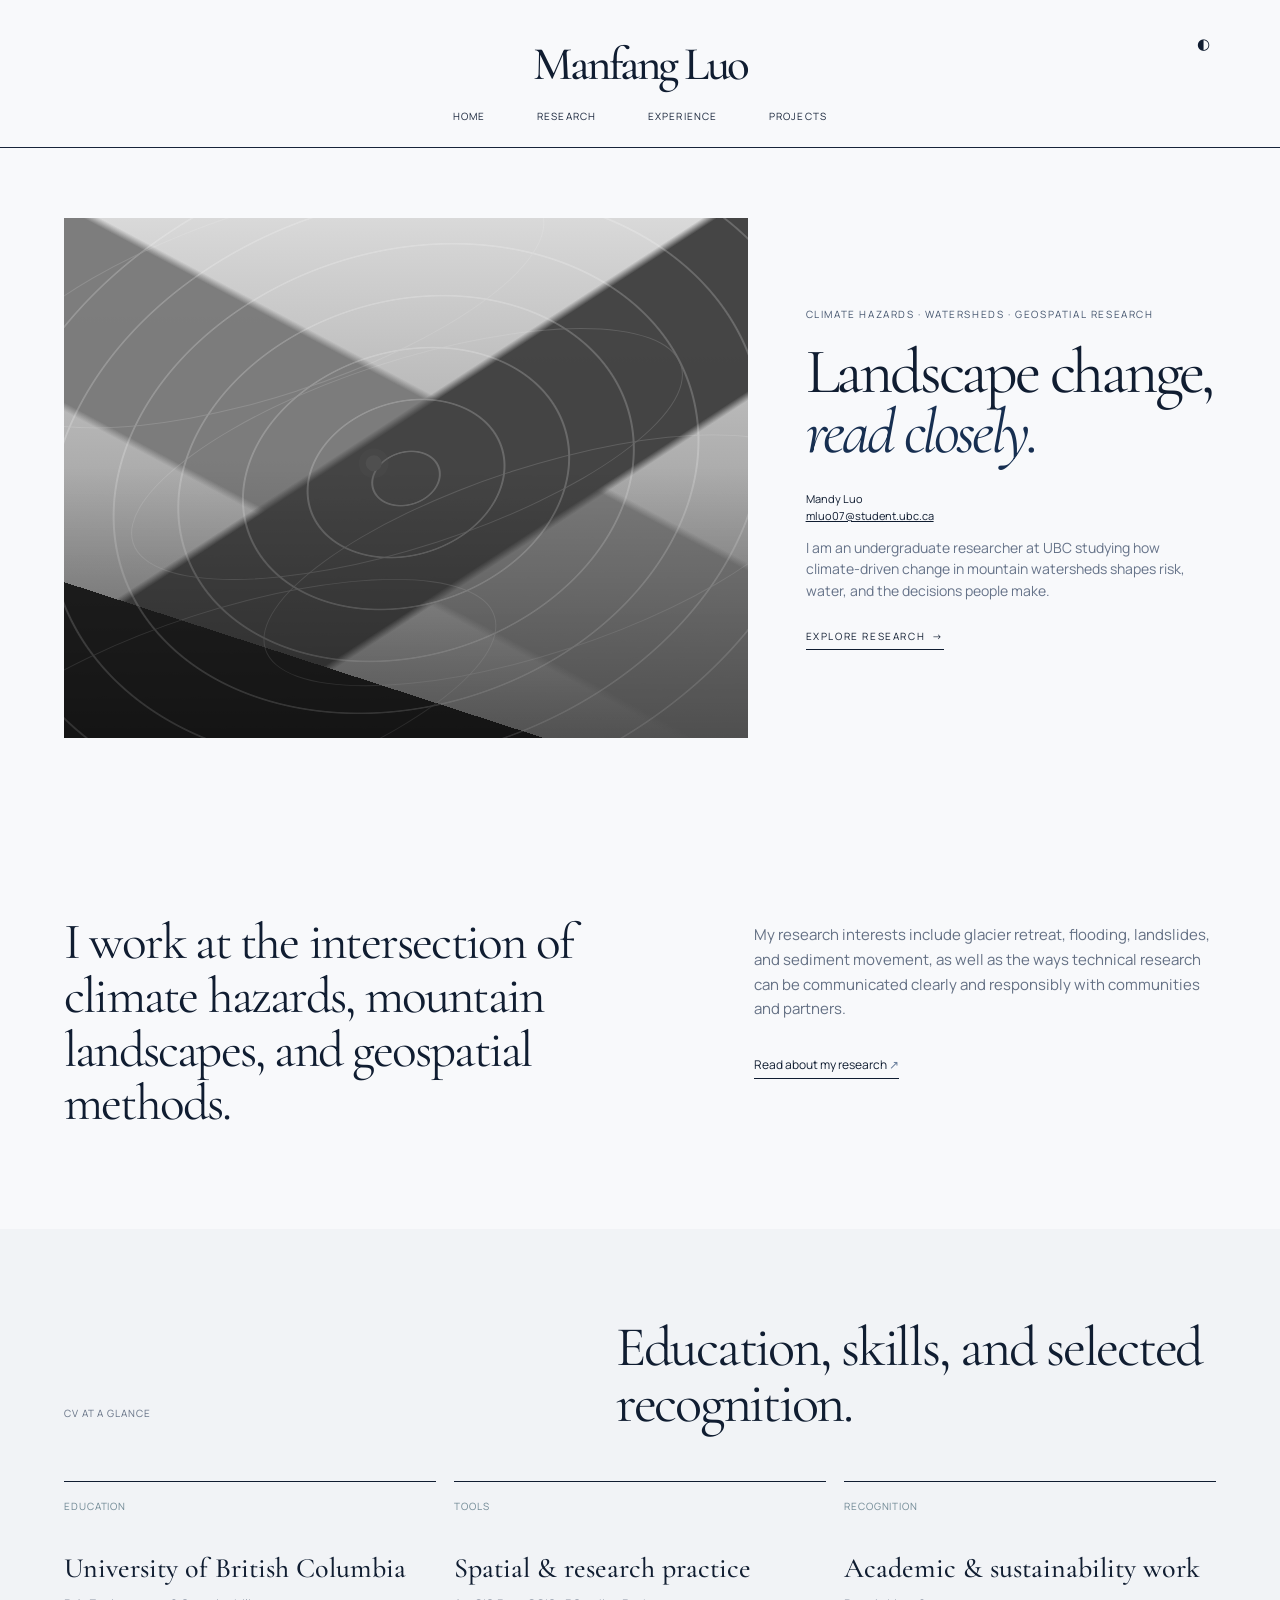
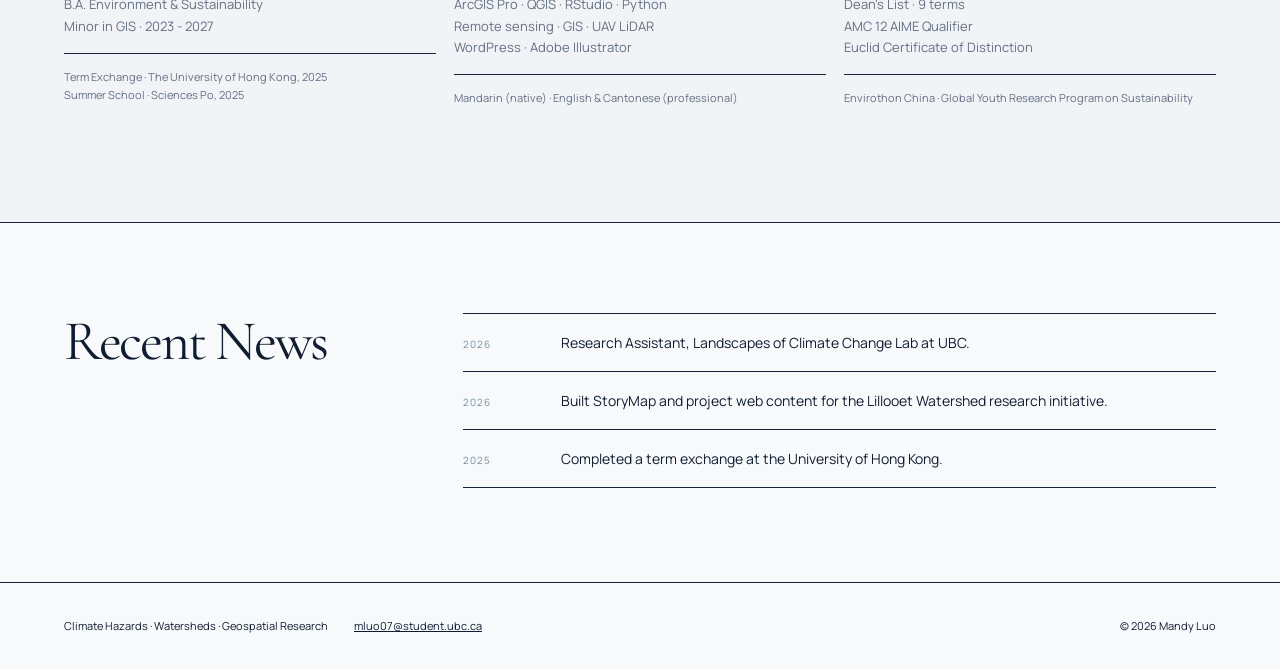
<file: index.html>
<!doctype html><html lang="en"><head><meta charset="utf-8"><meta name="viewport" content="width=device-width,initial-scale=1"><meta name="description" content="Mandy Luo - climate hazards, watersheds, and geospatial research."><title>Mandy Luo | Home</title><link rel="preconnect" href="https://fonts.googleapis.com"><link rel="preconnect" href="https://fonts.gstatic.com" crossorigin><link href="https://fonts.googleapis.com/css2?family=Cormorant+Garamond:ital,wght@0,400;0,500;1,400;1,500&family=Manrope:wght@400;500;600;700&display=swap" rel="stylesheet"><link rel="stylesheet" href="styles.css?v=202610011657"><link rel="stylesheet" href="minimal.css?v=202610011657"></head>
<body><header class="site-header"><a class="brand" href="index.html">Mandy Luo</a><nav><a class="active" href="index.html">Home</a><a href="research.html">Research</a><a href="experience.html">Experience</a><a href="projects.html">Projects</a></nav><button class="theme-toggle" type="button" aria-label="Switch colour theme">◐</button></header>
<main><section class="hero"><div><p class="kicker">CLIMATE HAZARDS · WATERSHEDS · GEOSPATIAL RESEARCH</p><h1>Landscape change, <em>read closely.</em></h1><div class="intro"><p class="meta">Mandy Luo<br><a href="mailto:mluo07@student.ubc.ca">mluo07@student.ubc.ca</a></p><p>I am an undergraduate researcher at UBC studying how climate-driven change in mountain watersheds shapes risk, water, and the decisions people make.</p></div><a class="hero-link" href="research.html">EXPLORE RESEARCH&nbsp; →</a></div><aside class="portrait" aria-label="A monochrome mountain landscape placeholder"><div class="contours"><i></i><i></i><i></i><i></i><b></b></div></aside></section>
<section class="home-research"><p class="lead">I work at the intersection of climate hazards, mountain landscapes, and geospatial methods.</p><div><p>My research interests include glacier retreat, flooding, landslides, and sediment movement, as well as the ways technical research can be communicated clearly and responsibly with communities and partners.</p><a class="inline-link" href="research.html">Read about my research <span>↗</span></a></div></section>
<section class="cv"><div class="section-title"><p>CV AT A GLANCE</p><h2>Education, skills, and selected recognition.</h2></div><div class="cv-grid"><article><p class="label">EDUCATION</p><h3>University of British Columbia</h3><p>B.A. Environment &amp; Sustainability<br>Minor in GIS · 2023 - 2027</p><p class="sub">Term Exchange · The University of Hong Kong, 2025<br>Summer School · Sciences Po, 2025</p></article><article><p class="label">TOOLS</p><h3>Spatial &amp; research practice</h3><p>ArcGIS Pro · QGIS · RStudio · Python<br>Remote sensing · GIS · UAV LiDAR<br>WordPress · Adobe Illustrator</p><p class="sub">Mandarin (native) · English &amp; Cantonese (professional)</p></article><article><p class="label">RECOGNITION</p><h3>Academic &amp; sustainability work</h3><p>Dean's List · 9 terms<br>AMC 12 AIME Qualifier<br>Euclid Certificate of Distinction</p><p class="sub">Envirothon China · Global Youth Research Program on Sustainability</p></article></div></section>
<section class="home-news"><h2>Recent News</h2><div><p><time>2026</time> Research Assistant, Landscapes of Climate Change Lab at UBC.</p><p><time>2026</time> Built StoryMap and project web content for the Lillooet Watershed research initiative.</p><p><time>2025</time> Completed a term exchange at the University of Hong Kong.</p></div></section></main>
<footer><p>Climate Hazards · Watersheds · Geospatial Research</p><a href="mailto:mluo07@student.ubc.ca">mluo07@student.ubc.ca</a><span>© 2026 Mandy Luo</span></footer><script src="script.js?v=202610011657"></script></body></html>
</file>
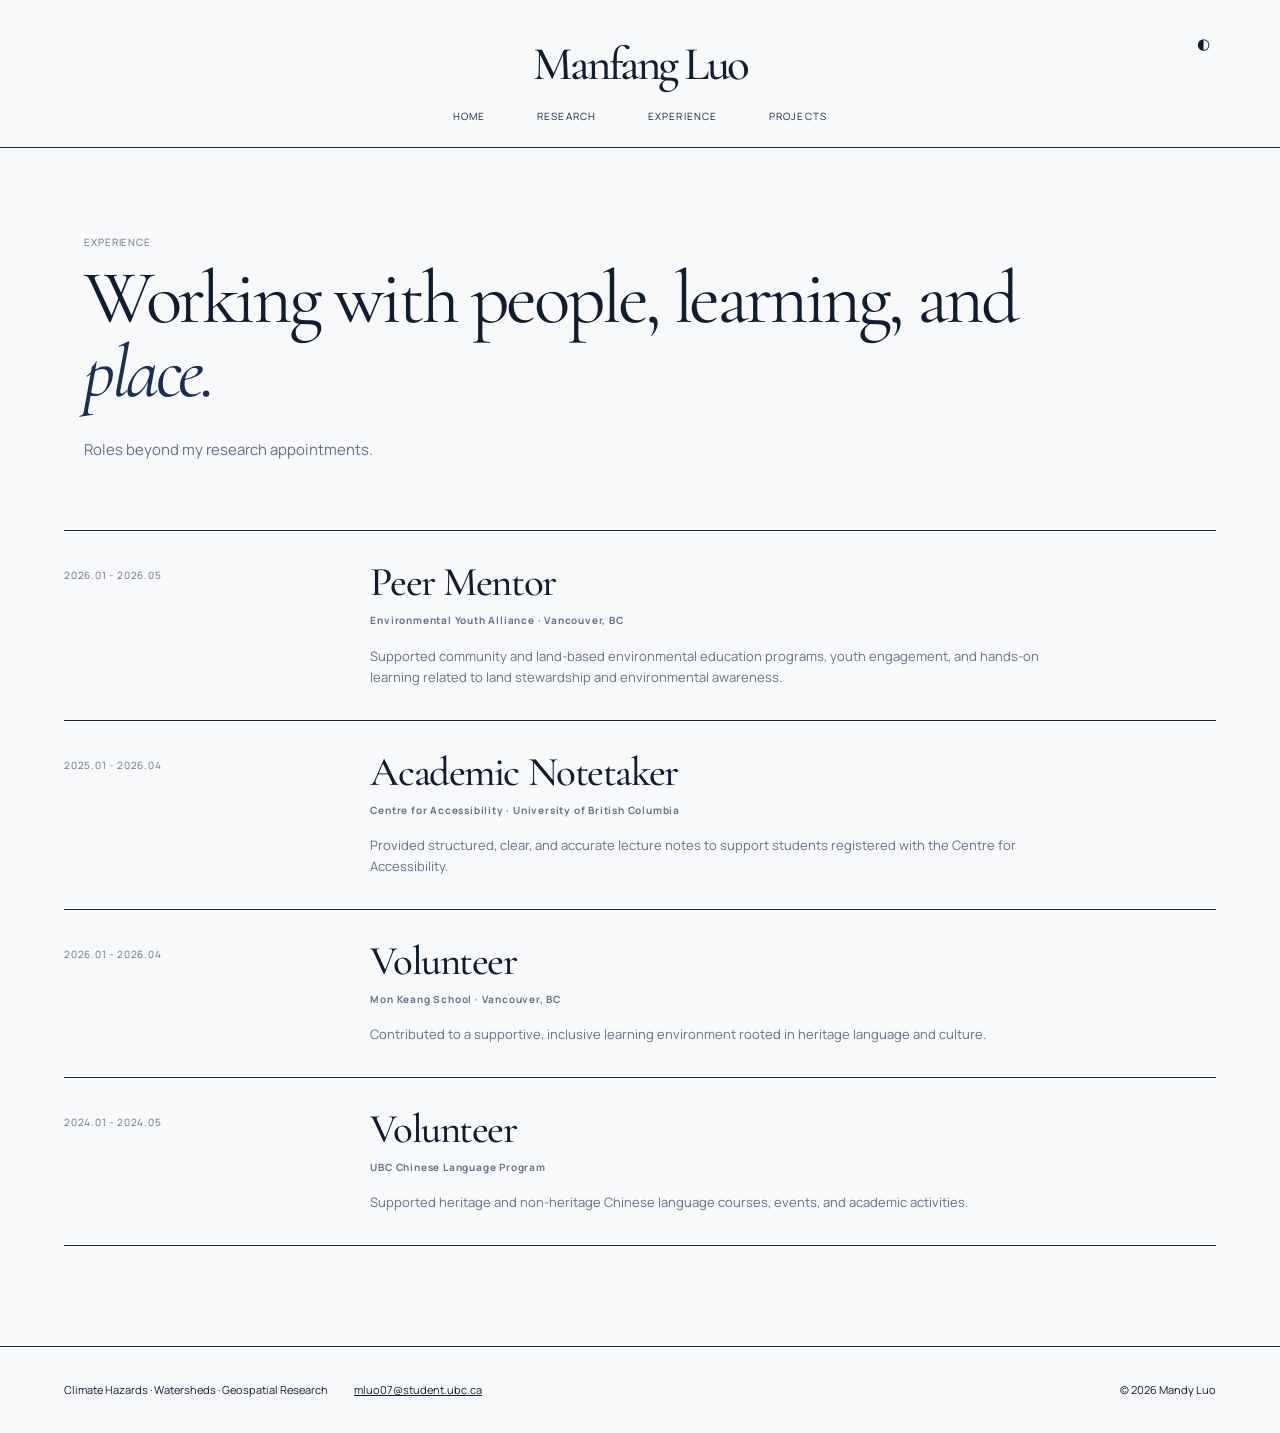
<file: experience.html>
<!doctype html><html lang="en"><head><meta charset="utf-8"><meta name="viewport" content="width=device-width,initial-scale=1"><meta name="description" content="Experience of Mandy Luo."><title>Mandy Luo | Experience</title><link rel="preconnect" href="https://fonts.googleapis.com"><link rel="preconnect" href="https://fonts.gstatic.com" crossorigin><link href="https://fonts.googleapis.com/css2?family=Cormorant+Garamond:ital,wght@0,400;0,500;1,400;1,500&family=Manrope:wght@400;500;600;700&display=swap" rel="stylesheet"><link rel="stylesheet" href="styles.css"></head>
<body><header class="site-header"><a class="brand" href="index.html">Mandy Luo</a><nav><a href="index.html">Home</a><a href="research.html">Research</a><a class="active" href="experience.html">Experience</a><a href="projects.html">Projects</a></nav><button class="theme-toggle" type="button" aria-label="Switch colour theme">◐</button></header>
<main><section class="page-head compact"><p class="kicker">EXPERIENCE</p><h1>Working with people, learning, and <em>place.</em></h1><p>Roles beyond my research appointments.</p></section><section class="resume-list"><article><p>2026.01 - 2026.05</p><div><h2>Peer Mentor</h2><h3>Environmental Youth Alliance · Vancouver, BC</h3><p>Supported community and land-based environmental education programs, youth engagement, and hands-on learning related to land stewardship and environmental awareness.</p></div></article><article><p>2025.01 - 2026.04</p><div><h2>Academic Notetaker</h2><h3>Centre for Accessibility · University of British Columbia</h3><p>Provided structured, clear, and accurate lecture notes to support students registered with the Centre for Accessibility.</p></div></article><article><p>2026.01 - 2026.04</p><div><h2>Volunteer</h2><h3>Mon Keang School · Vancouver, BC</h3><p>Contributed to a supportive, inclusive learning environment rooted in heritage language and culture.</p></div></article><article><p>2024.01 - 2024.05</p><div><h2>Volunteer</h2><h3>UBC Chinese Language Program</h3><p>Supported heritage and non-heritage Chinese language courses, events, and academic activities.</p></div></article></section></main><footer><p>Climate Hazards · Watersheds · Geospatial Research</p><a href="mailto:mluo07@student.ubc.ca">mluo07@student.ubc.ca</a><span>© 2026 Mandy Luo</span></footer><script src="script.js"></script></body></html>
</file>
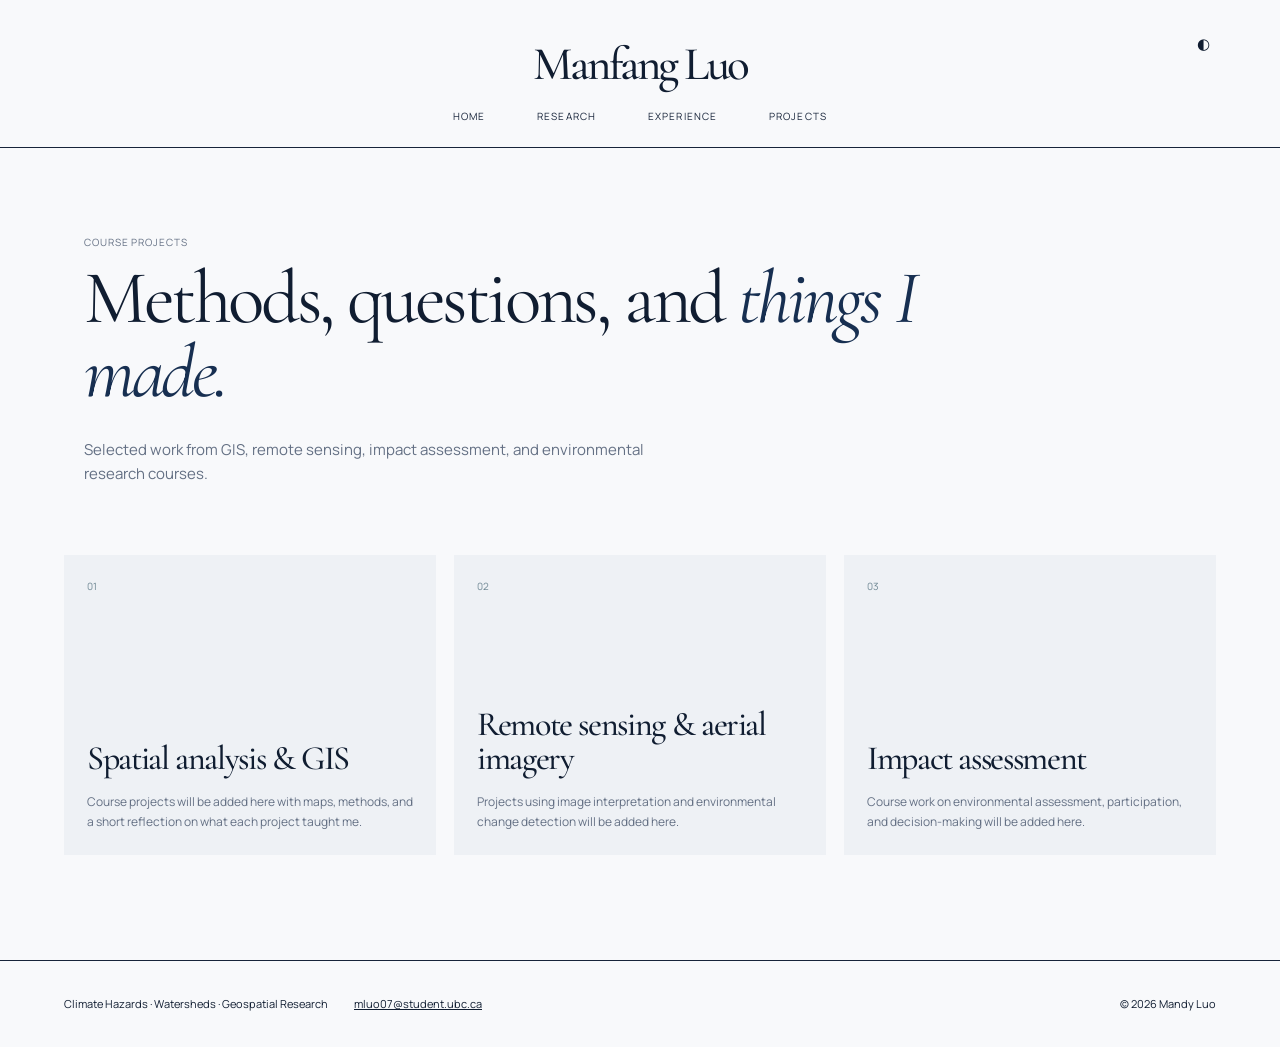
<file: projects.html>
<!doctype html><html lang="en"><head><meta charset="utf-8"><meta name="viewport" content="width=device-width,initial-scale=1"><meta name="description" content="Course projects by Mandy Luo."><title>Mandy Luo | Projects</title><link rel="preconnect" href="https://fonts.googleapis.com"><link rel="preconnect" href="https://fonts.gstatic.com" crossorigin><link href="https://fonts.googleapis.com/css2?family=Cormorant+Garamond:ital,wght@0,400;0,500;1,400;1,500&family=Manrope:wght@400;500;600;700&display=swap" rel="stylesheet"><link rel="stylesheet" href="styles.css"></head>
<body><header class="site-header"><a class="brand" href="index.html">Mandy Luo</a><nav><a href="index.html">Home</a><a href="research.html">Research</a><a href="experience.html">Experience</a><a class="active" href="projects.html">Projects</a></nav><button class="theme-toggle" type="button" aria-label="Switch colour theme">◐</button></header>
<main><section class="page-head compact"><p class="kicker">COURSE PROJECTS</p><h1>Methods, questions, and <em>things I made.</em></h1><p>Selected work from GIS, remote sensing, impact assessment, and environmental research courses.</p></section><section class="project-placeholder"><div><span>01</span><h2>Spatial analysis &amp; GIS</h2><p>Course projects will be added here with maps, methods, and a short reflection on what each project taught me.</p></div><div><span>02</span><h2>Remote sensing &amp; aerial imagery</h2><p>Projects using image interpretation and environmental change detection will be added here.</p></div><div><span>03</span><h2>Impact assessment</h2><p>Course work on environmental assessment, participation, and decision-making will be added here.</p></div></section></main><footer><p>Climate Hazards · Watersheds · Geospatial Research</p><a href="mailto:mluo07@student.ubc.ca">mluo07@student.ubc.ca</a><span>© 2026 Mandy Luo</span></footer><script src="script.js"></script></body></html>
</file>
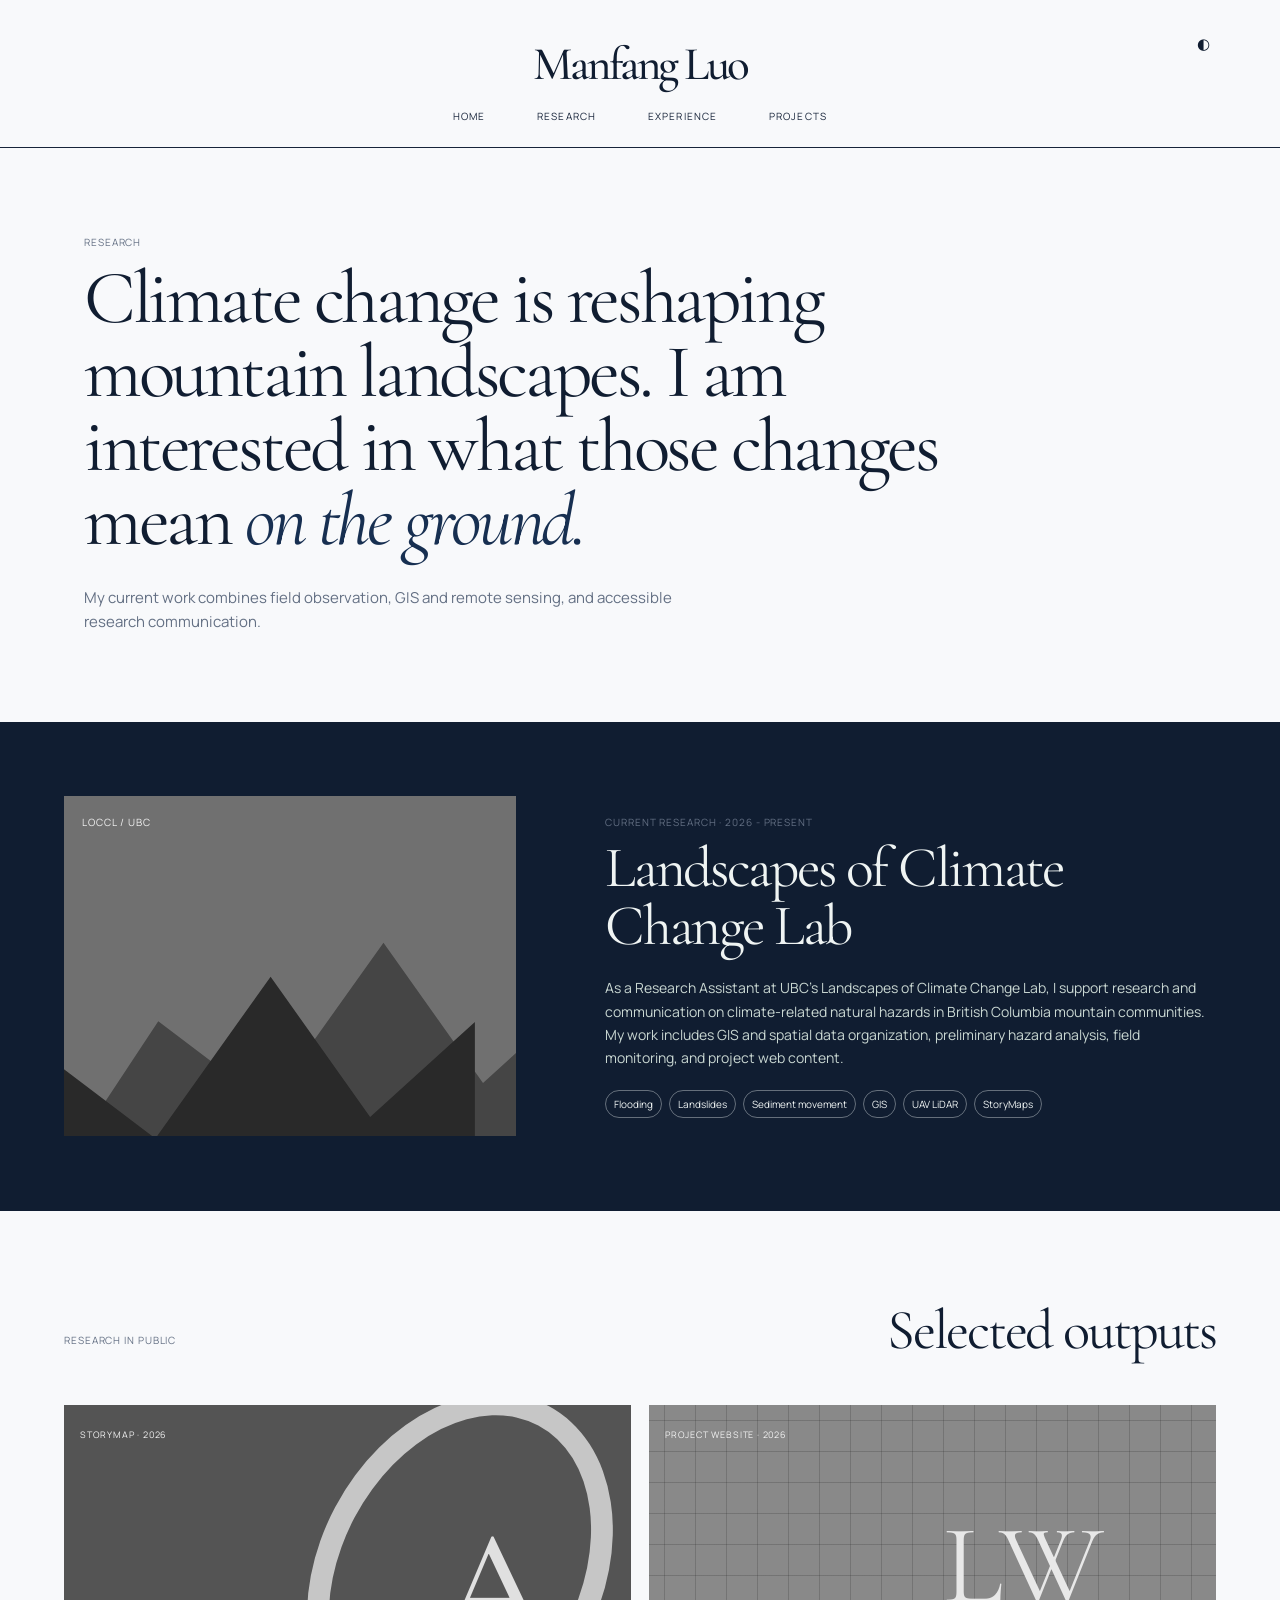
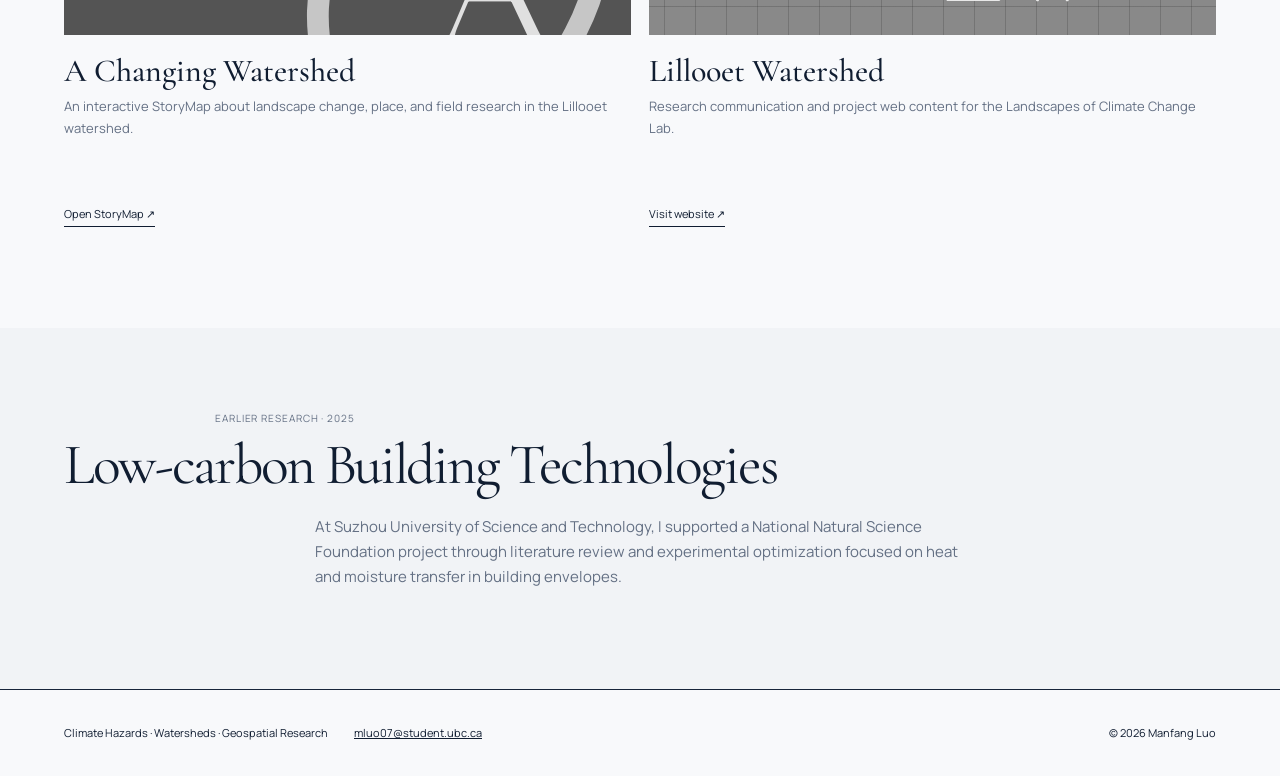
<file: research.html>
<!doctype html><html lang="en"><head><meta charset="utf-8"><meta name="viewport" content="width=device-width,initial-scale=1"><meta name="description" content="Research by Manfang Luo."><title>Manfang Luo | Research</title><link rel="preconnect" href="https://fonts.googleapis.com"><link rel="preconnect" href="https://fonts.gstatic.com" crossorigin><link href="https://fonts.googleapis.com/css2?family=Cormorant+Garamond:ital,wght@0,400;0,500;1,400;1,500&family=Manrope:wght@400;500;600;700&display=swap" rel="stylesheet"><link rel="stylesheet" href="styles.css"></head>
<body><header class="site-header"><a class="brand" href="index.html">Manfang Luo</a><nav><a href="index.html">Home</a><a class="active" href="research.html">Research</a><a href="experience.html">Experience</a><a href="projects.html">Projects</a></nav><button class="theme-toggle" type="button" aria-label="Switch colour theme">◐</button></header>
<main><section class="page-head"><p class="kicker">RESEARCH</p><h1>Climate change is reshaping mountain landscapes. I am interested in what those changes mean <em>on the ground.</em></h1><p>My current work combines field observation, GIS and remote sensing, and accessible research communication.</p></section>
<section class="feature"><div class="feature-art"><span>LOCCL / UBC</span><i></i><b></b></div><div><p class="label">CURRENT RESEARCH · 2026 - PRESENT</p><h2>Landscapes of Climate Change Lab</h2><p>As a Research Assistant at UBC's Landscapes of Climate Change Lab, I support research and communication on climate-related natural hazards in British Columbia mountain communities. My work includes GIS and spatial data organization, preliminary hazard analysis, field monitoring, and project web content.</p><div class="chips"><span>Flooding</span><span>Landslides</span><span>Sediment movement</span><span>GIS</span><span>UAV LiDAR</span><span>StoryMaps</span></div></div></section>
<section class="outputs"><div class="section-title"><p>RESEARCH IN PUBLIC</p><h2>Selected outputs</h2></div><div class="output-grid"><a href="https://storymaps.arcgis.com/stories/a3a63bba91ee41069c62335db6baa2e3" target="_blank" rel="noreferrer"><div class="output-img map"><span>STORYMAP · 2026</span><b>A</b></div><h3>A Changing Watershed</h3><p>An interactive StoryMap about landscape change, place, and field research in the Lillooet watershed.</p><em>Open StoryMap ↗</em></a><a href="https://blogs.ubc.ca/lillooetwatershed/" target="_blank" rel="noreferrer"><div class="output-img web"><span>PROJECT WEBSITE · 2026</span><b>LW</b></div><h3>Lillooet Watershed</h3><p>Research communication and project web content for the Landscapes of Climate Change Lab.</p><em>Visit website ↗</em></a></div></section>
<section class="earlier"><p class="label">EARLIER RESEARCH · 2025</p><h2>Low-carbon Building Technologies</h2><p>At Suzhou University of Science and Technology, I supported a National Natural Science Foundation project through literature review and experimental optimization focused on heat and moisture transfer in building envelopes.</p></section></main><footer><p>Climate Hazards · Watersheds · Geospatial Research</p><a href="mailto:mluo07@student.ubc.ca">mluo07@student.ubc.ca</a><span>© 2026 Manfang Luo</span></footer><script src="script.js"></script></body></html>
</file>
<file: styles.css>
:root{--bg:#f3f5f9;--ink:#17243a;--muted:#596a7d;--line:#d8e0e9;--navy:#12253a;--green:#496f61;--pale:#e8edf2;--cream:#e7ebdc;--orange:#d47b58}*{box-sizing:border-box}html{scroll-behavior:smooth}body{margin:0;background:var(--bg);color:var(--ink);font:15px/1.65 Manrope,Arial,sans-serif}.site-header{height:73px;border-bottom:1px solid var(--line);padding:0 clamp(22px,5vw,78px);display:flex;align-items:center;position:sticky;top:0;z-index:5;background:color-mix(in srgb,var(--bg) 95%,transparent);backdrop-filter:blur(9px)}.brand{font:500 26px/1 "Cormorant Garamond",Georgia,serif;text-decoration:none;color:var(--ink)}nav{margin-left:auto;display:flex;gap:28px}nav a{color:var(--muted);text-decoration:none;font-size:12px}nav a.active,nav a:hover{color:var(--ink)}.theme-toggle{margin-left:26px;border:0;background:transparent;font-size:18px;color:var(--ink);cursor:pointer}main>section,footer{max-width:1420px;margin:auto;padding-left:clamp(22px,5vw,78px);padding-right:clamp(22px,5vw,78px)}h1,h2,h3,p{margin-top:0}.kicker,.label{font-size:10px;letter-spacing:.09em;color:var(--muted)}.hero{display:grid;grid-template-columns:1.17fr .67fr;gap:8vw;min-height:617px;align-items:center;padding-top:78px;padding-bottom:91px}.hero h1,.page-head h1{font:400 clamp(50px,5.9vw,83px)/.98 "Cormorant Garamond",Georgia,serif;letter-spacing:-.045em;margin:0}.hero h1 em,.page-head h1 em{font-style:italic;color:var(--green)}.intro{display:grid;grid-template-columns:180px 1fr;gap:25px;max-width:770px;margin-top:35px}.intro p{margin:0;color:var(--muted)}.intro .meta{font-size:11px;line-height:1.55;color:var(--ink)}.meta a,footer a{color:var(--ink)}.portrait{height:438px;position:relative;overflow:hidden;padding:21px;color:#edf3ee;background:#aac0b2;display:flex;flex-direction:column}.portrait>span,.portrait small{font-size:9px;letter-spacing:.1em;position:relative;z-index:2}.portrait strong{font:400 62px/.82 "Cormorant Garamond",Georgia,serif;letter-spacing:-.05em;z-index:2;margin:auto}.portrait small{text-align:right}.contours{position:absolute;inset:-12%;transform:rotate(-18deg);background:repeating-radial-gradient(ellipse at 50% 50%,transparent 0 30px,rgba(19,61,49,.45) 31px 32px,transparent 33px 60px)}.contours i{position:absolute;width:68%;height:29%;left:17%;top:32%;border:1px solid rgba(244,247,241,.75);border-radius:50%}.contours i:nth-child(2){left:-13%;top:60%}.contours i:nth-child(3){left:28%;top:54%}.contours i:nth-child(4){left:7%;top:3%}.contours b{position:absolute;width:16px;height:16px;border-radius:50%;background:var(--orange);left:46%;top:45%;box-shadow:0 0 0 7px rgba(212,123,88,.2)}.home-research{border-top:1px solid var(--line);padding-top:94px;padding-bottom:94px;display:grid;grid-template-columns:1.12fr .88fr;gap:8vw}.lead{font:400 clamp(37px,4.2vw,59px)/1.05 "Cormorant Garamond",Georgia,serif;letter-spacing:-.035em;margin:0}.home-research>div{padding-top:7px;color:var(--muted)}.inline-link{display:inline-block;margin-top:18px;color:var(--ink);text-decoration:none;border-bottom:1px solid var(--ink);font-size:12px;padding-bottom:3px}.inline-link span{color:var(--orange)}.cv{max-width:none!important;padding-top:90px!important;padding-bottom:98px!important;background:var(--pale)}.section-title,.cv-grid,.output-grid{max-width:1264px;margin-left:auto;margin-right:auto}.section-title{display:flex;justify-content:space-between;gap:30px;align-items:end}.section-title>p{font-size:10px;letter-spacing:.09em;color:var(--muted)}.section-title h2{font:400 clamp(39px,4.4vw,61px)/1 "Cormorant Garamond",Georgia,serif;letter-spacing:-.04em;margin:0;max-width:600px}.cv-grid{display:grid;grid-template-columns:repeat(3,1fr);gap:18px;margin-top:49px}.cv-grid article{border-top:1px solid var(--ink);padding-top:16px}.cv-grid .label{color:#6e8793}.cv-grid h3{font:500 28px/1 "Cormorant Garamond",Georgia,serif;margin:40px 0 12px}.cv-grid article>p:not(.label){font-size:13px;color:var(--muted);margin-bottom:16px}.cv-grid .sub{font-size:11px!important;border-top:1px solid var(--line);padding-top:14px}.home-news{display:grid;grid-template-columns:28% 1fr;gap:6vw;padding-top:90px;padding-bottom:94px}.home-news h2{font:400 clamp(39px,4.4vw,61px)/1 "Cormorant Garamond",Georgia,serif;letter-spacing:-.04em;margin:0}.home-news>div{border-top:1px solid var(--line)}.home-news p{margin:0;padding:17px 0;border-bottom:1px solid var(--line);font-size:14px}.home-news time{display:inline-block;width:95px;font-size:10px;letter-spacing:.08em;color:#7290a1}.page-head{padding-top:91px;padding-bottom:87px;max-width:1240px!important}.page-head h1{max-width:950px}.page-head>p:last-child{max-width:610px;color:var(--muted);margin:29px 0 0}.page-head.compact{padding-bottom:68px}.feature{max-width:none!important;background:var(--navy);color:#eff4f3;padding-top:74px!important;padding-bottom:75px!important;display:grid;grid-template-columns:.85fr 1.15fr;gap:7vw;align-items:center}.feature-art{height:340px;position:relative;overflow:hidden;background:#557965}.feature-art span{position:absolute;top:18px;left:18px;font-size:10px;letter-spacing:.09em;z-index:1}.feature-art i,.feature-art b{position:absolute;bottom:-28px;width:116%;height:70%;background:#244f42;clip-path:polygon(0 100%,18% 40%,39% 75%,61% 7%,80% 66%,100% 26%,100% 100%)}.feature-art b{bottom:-62px;left:-25%;background:#132f2a}.feature h2,.earlier h2{font:400 clamp(40px,4.5vw,63px)/1 "Cormorant Garamond",Georgia,serif;letter-spacing:-.04em;margin:10px 0 21px}.feature>div>p:not(.label){max-width:650px;color:#c9d7d2;font-size:14px}.chips{display:flex;flex-wrap:wrap;gap:7px;margin-top:21px}.chips span{font-size:10px;border:1px solid rgba(239,244,243,.38);padding:5px 8px;border-radius:30px}.outputs{padding-top:91px;padding-bottom:101px}.output-grid{display:grid;grid-template-columns:repeat(2,1fr);gap:18px;margin-top:47px}.output-grid a{color:var(--ink);text-decoration:none;display:flex;flex-direction:column;min-height:422px}.output-img{height:230px;padding:16px;position:relative;overflow:hidden;background:#335e51}.output-img span{font-size:9px;letter-spacing:.09em;color:#eff4ef;position:relative;z-index:1}.output-img b{position:absolute;font:400 180px/.8 "Cormorant Garamond",Georgia,serif;color:#dce5be;right:13%;bottom:-31px}.map:after{content:"";position:absolute;width:42%;height:145%;left:45%;bottom:-55%;border:22px solid #b7cea6;border-radius:50%;transform:rotate(28deg)}.web{background:#c67b5a}.web:after{content:"";position:absolute;inset:0;background:linear-gradient(90deg,transparent 49%,rgba(18,37,58,.2) 50%,transparent 51%),linear-gradient(transparent 49%,rgba(18,37,58,.2) 50%,transparent 51%);background-size:31px 31px}.web b{font-size:112px;right:20%;bottom:25px;color:#f1e8cf;z-index:1}.output-grid h3{font:500 32px/1 "Cormorant Garamond",Georgia,serif;margin:20px 0 9px}.output-grid p{font-size:13px;color:var(--muted);margin:0}.output-grid em{margin-top:auto;align-self:flex-start;border-bottom:1px solid var(--ink);padding-bottom:3px;font-style:normal;font-size:11px}.earlier{max-width:none!important;background:var(--cream);padding-top:82px!important;padding-bottom:84px!important}.earlier>*{max-width:850px;margin-left:auto;margin-right:auto}.earlier>p:last-child{color:var(--muted);max-width:650px;margin-top:0}.resume-list{padding-bottom:100px}.resume-list article{display:grid;grid-template-columns:24% 1fr;gap:30px;padding:31px 0;border-top:1px solid var(--line)}.resume-list article:last-child{border-bottom:1px solid var(--line)}.resume-list article>p,.resume-list h3{margin:5px 0 0;font-size:10px;color:var(--muted);letter-spacing:.08em}.resume-list h2{font:500 clamp(30px,3.2vw,45px)/1 "Cormorant Garamond",Georgia,serif;letter-spacing:-.035em;margin:0 0 9px}.resume-list div>p{max-width:680px;font-size:13px;color:var(--muted);margin:17px 0 0}.project-placeholder{padding-bottom:105px;display:grid;grid-template-columns:repeat(3,1fr);gap:18px}.project-placeholder div{min-height:300px;background:var(--pale);padding:23px;display:flex;flex-direction:column}.project-placeholder span{font-size:10px;color:#6e8793}.project-placeholder h2{font:500 34px/1 "Cormorant Garamond",Georgia,serif;letter-spacing:-.04em;margin:auto 0 16px}.project-placeholder p{font-size:12px;color:var(--muted);margin:0}footer{border-top:1px solid var(--line);padding-top:34px!important;padding-bottom:34px!important;display:flex;gap:26px;font-size:11px;color:var(--muted)}footer p{margin:0}footer span{margin-left:auto}@media(max-width:800px){.site-header{height:64px}.brand{font-size:23px}nav{display:none}.theme-toggle{margin-left:auto}.hero{grid-template-columns:1fr;gap:46px;min-height:auto;padding-top:58px;padding-bottom:65px}.hero h1,.page-head h1{font-size:clamp(47px,13vw,70px)}.intro,.home-research,.home-news{grid-template-columns:1fr;gap:23px}.portrait{height:355px;max-width:510px}.home-research,.home-news{padding-top:66px;padding-bottom:66px}.cv,.outputs{padding-top:65px!important;padding-bottom:70px!important}.cv-grid,.project-placeholder{grid-template-columns:1fr;gap:34px}.cv-grid h3{margin-top:25px}.section-title{display:block}.section-title h2{margin-top:19px}.feature{grid-template-columns:1fr;padding-top:65px!important;padding-bottom:65px!important}.feature-art{height:260px}.output-grid{grid-template-columns:1fr}.page-head{padding-top:66px!important}.resume-list{padding-bottom:70px}.resume-list article{grid-template-columns:1fr;gap:11px}.project-placeholder{padding-bottom:70px}.home-news h2{margin-bottom:0}footer{flex-direction:column;gap:9px}footer span{margin-left:0}}body.dark{--bg:#101c2c;--ink:#ebf0f3;--muted:#b8c5ce;--line:#32475c;--pale:#182b40;--cream:#263a43}body.dark .site-header{background:color-mix(in srgb,var(--bg) 95%,transparent)}body.dark .cv,body.dark .home-news,body.dark .page-head,body.dark .outputs,body.dark .resume-list,body.dark .project-placeholder{background:var(--bg)}body.dark .home-research{background:var(--bg)}body.dark .cv-grid .sub{border-color:var(--line)}body.dark .project-placeholder div{background:#1b3046}body.dark .output-grid a{color:#ebf0f3}body.dark footer a,body.dark .meta a,body.dark .inline-link{color:#ebf0f3;border-color:#ebf0f3}
</file>
<file: minimal.css>
:root{--bg:#f8f9fb;--ink:#101d31;--muted:#647084;--line:#17243a;--pale:#eef1f5;--cream:#f1f3f6;--green:#101d31;--navy:#101d31;--orange:#697e9c}.site-header{height:148px;padding:0 5vw;display:grid;grid-template-columns:1fr;grid-template-rows:84px 64px;justify-items:center;background:rgba(248,249,251,.97);border-bottom:1px solid #17243a}.brand{grid-row:1;font:500 47px/.8 "Cormorant Garamond",Georgia,serif;letter-spacing:-.06em;align-self:end}.site-header nav{grid-row:2;margin:0;gap:clamp(18px,4vw,52px);align-self:center}.site-header nav a{font-size:10px;letter-spacing:.12em;text-transform:uppercase;color:#17243a}.theme-toggle{position:absolute;right:5vw;top:34px;margin:0;font-size:15px}.hero{grid-template-columns:1.1fr .66fr;gap:4.5vw;min-height:605px;padding-top:70px;padding-bottom:80px}.hero>div:first-child{order:2;align-self:center}.hero .kicker{font-size:10px;letter-spacing:.16em;color:#43546d;margin-bottom:20px}.hero h1{font-size:clamp(47px,5vw,73px);line-height:.94;letter-spacing:-.05em}.hero h1 em{color:#172f51}.hero .intro{grid-template-columns:1fr;gap:13px;margin-top:27px;max-width:435px}.hero .intro p:last-child{font-size:14px;line-height:1.55;color:#667389}.hero-link{display:inline-block;color:#101d31;text-decoration:none;margin-top:26px;border-bottom:1px solid #101d31;padding-bottom:5px;font-size:10px;letter-spacing:.16em}.portrait{order:1;height:520px;background:linear-gradient(#d6d9dd,#777f89);filter:grayscale(1);padding:0}.portrait:before{content:"";position:absolute;inset:0;background:linear-gradient(18deg,#101d31 0 21%,transparent 21%),linear-gradient(147deg,transparent 0 43%,#38414c 44% 64%,transparent 65%),linear-gradient(28deg,transparent 0 37%,#747b83 38% 60%,transparent 61%);opacity:.96}.portrait:after{content:"";position:absolute;inset:0;background:linear-gradient(0deg,rgba(10,19,32,.38),transparent 52%),repeating-linear-gradient(169deg,rgba(255,255,255,.14) 0 1px,transparent 1px 9px);mix-blend-mode:multiply}.portrait .contours{opacity:.2;background:repeating-radial-gradient(ellipse at 50% 50%,transparent 0 33px,#fff 34px 35px,transparent 36px 66px)}.home-research{border-top:0;padding-top:98px;padding-bottom:98px}.lead{font-size:clamp(37px,4vw,58px)}.cv{background:#f1f3f6!important}.home-news{border-top:1px solid #17243a}.feature,.projects{background:#101d31}.page-head{padding-top:86px}.page-head h1 em{color:#172f51}.output-img,.feature-art{filter:grayscale(1)}footer{border-top:1px solid #17243a;background:#f8f9fb!important;color:#101d31}@media(max-width:800px){.site-header{height:78px;display:flex;justify-content:space-between;padding:0 22px}.brand{font-size:31px;align-self:auto}.site-header nav{display:none}.theme-toggle{position:static}.hero{grid-template-columns:1fr;padding-top:38px;gap:37px}.hero>div:first-child{order:2}.portrait{height:370px;order:1}.hero h1{font-size:55px}.home-research{padding-top:65px;padding-bottom:65px}}
</file>
